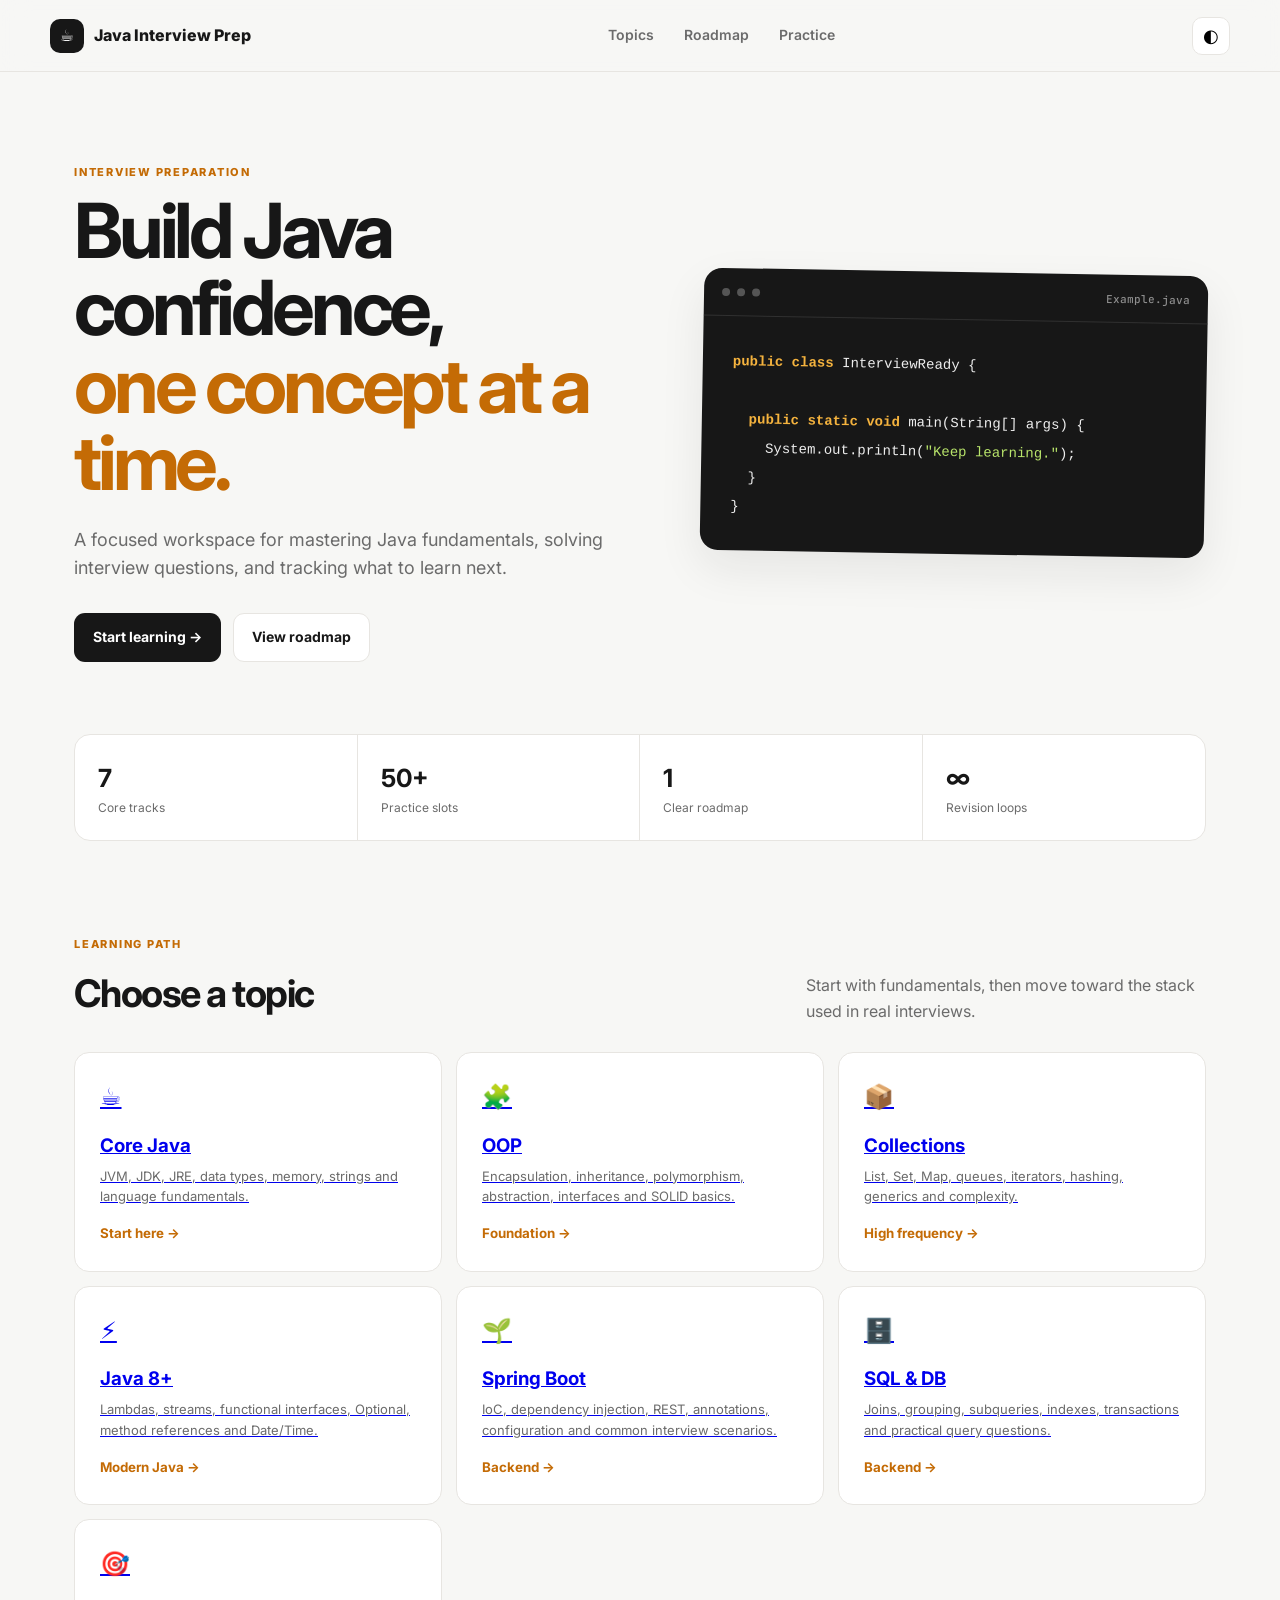
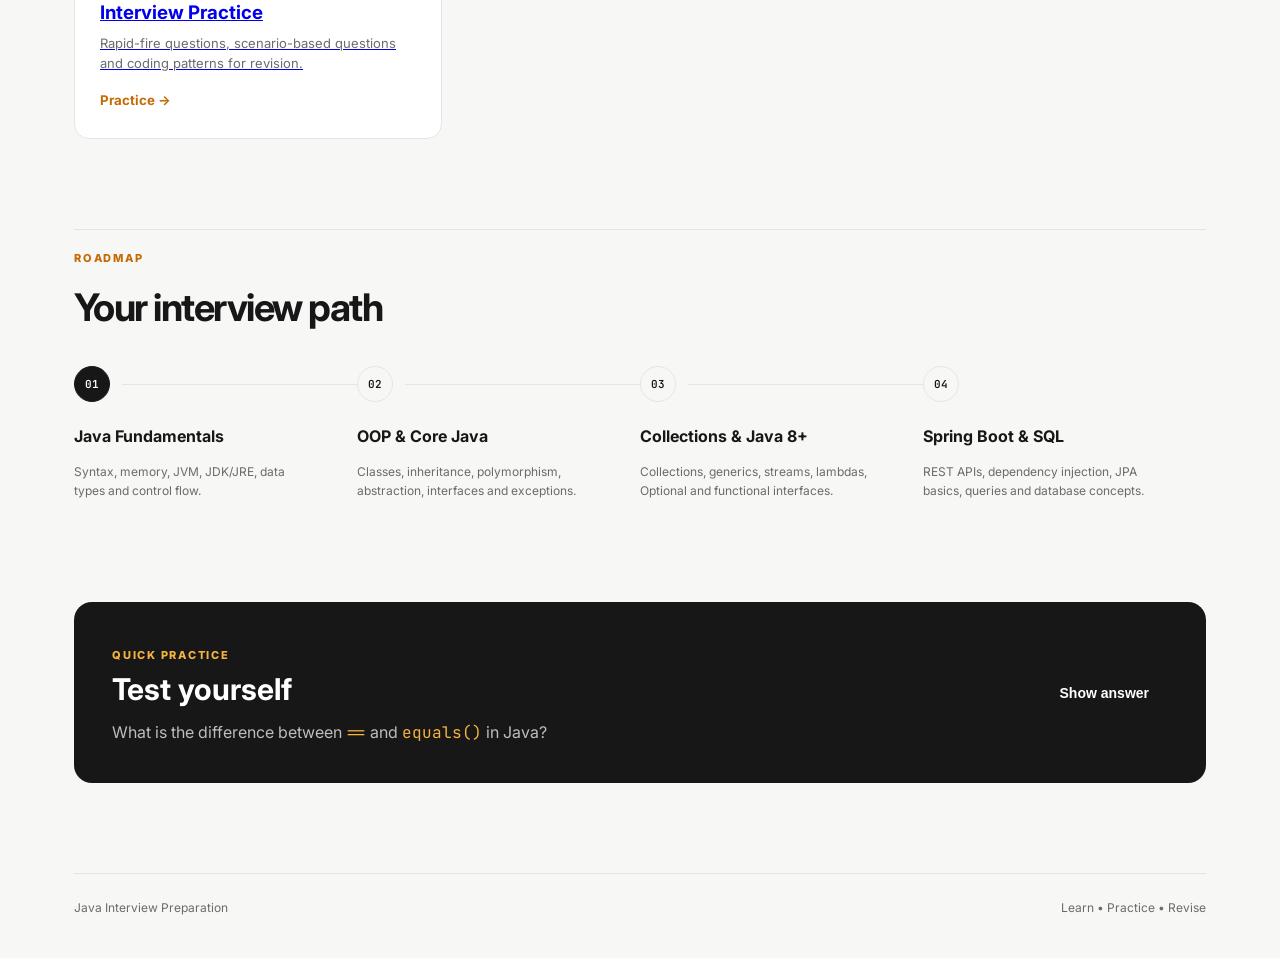
<file: index.html>
<!doctype html>
<html lang="en">
<head>
  <meta charset="UTF-8" />
  <meta name="viewport" content="width=device-width, initial-scale=1.0" />
  <meta name="description" content="Java interview preparation — Core Java, OOP, Collections, Java 8+, Spring Boot, SQL and interview practice." />
  <title>Java Interview Preparation</title>
  <link rel="preconnect" href="https://fonts.googleapis.com">
  <link rel="preconnect" href="https://fonts.gstatic.com" crossorigin>
  <link href="https://fonts.googleapis.com/css2?family=Inter:wght@400;500;600;700;800&family=JetBrains+Mono:wght@500;600&display=swap" rel="stylesheet">
  <link rel="stylesheet" href="styles.css" />
</head>
<body>
  <header class="topbar">
    <a class="brand" href="#top"><span class="brand-mark">☕</span><span>Java Interview Prep</span></a>
    <nav class="nav" aria-label="Primary navigation">
      <a href="#topics">Topics</a><a href="#roadmap">Roadmap</a><a href="#practice">Practice</a>
    </nav>
    <button class="theme-btn" id="themeBtn" aria-label="Toggle theme">◐</button>
  </header>

  <main id="top">
    <section class="hero">
      <div class="hero-copy">
        <p class="eyebrow">INTERVIEW PREPARATION</p>
        <h1>Build Java confidence,<br><span>one concept at a time.</span></h1>
        <p class="hero-text">A focused workspace for mastering Java fundamentals, solving interview questions, and tracking what to learn next.</p>
        <div class="hero-actions"><a class="btn primary" href="#topics">Start learning →</a><a class="btn secondary" href="#roadmap">View roadmap</a></div>
      </div>
      <div class="code-card" aria-label="Java example">
        <div class="window-dots"><i></i><i></i><i></i><span>Example.java</span></div>
        <pre><code><b>public class</b> InterviewReady {

  <b>public static void</b> main(String[] args) {
    System.out.println(<em>"Keep learning."</em>);
  }
}</code></pre>
      </div>
    </section>

    <section class="stats">
      <div><strong>7</strong><span>Core tracks</span></div><div><strong>50+</strong><span>Practice slots</span></div><div><strong>1</strong><span>Clear roadmap</span></div><div><strong>∞</strong><span>Revision loops</span></div>
    </section>

    <section id="topics" class="section">
      <div class="section-heading"><div><p class="eyebrow">LEARNING PATH</p><h2>Choose a topic</h2></div><p>Start with fundamentals, then move toward the stack used in real interviews.</p></div>
      <div class="topic-grid" id="topicGrid"></div>
    </section>

    <section id="roadmap" class="section roadmap-section">
      <div class="section-heading"><div><p class="eyebrow">ROADMAP</p><h2>Your interview path</h2></div></div>
      <div class="roadmap"><div class="road-step active"><span>01</span><div><h3>Java Fundamentals</h3><p>Syntax, memory, JVM, JDK/JRE, data types and control flow.</p></div></div><div class="road-step"><span>02</span><div><h3>OOP & Core Java</h3><p>Classes, inheritance, polymorphism, abstraction, interfaces and exceptions.</p></div></div><div class="road-step"><span>03</span><div><h3>Collections & Java 8+</h3><p>Collections, generics, streams, lambdas, Optional and functional interfaces.</p></div></div><div class="road-step"><span>04</span><div><h3>Spring Boot & SQL</h3><p>REST APIs, dependency injection, JPA basics, queries and database concepts.</p></div></div></div>
    </section>

    <section id="practice" class="section practice-section">
      <div class="practice-card"><div><p class="eyebrow">QUICK PRACTICE</p><h2>Test yourself</h2><p id="question">What is the difference between <code>==</code> and <code>equals()</code> in Java?</p></div><button class="btn primary" id="answerBtn">Show answer</button><p class="answer" id="answer">For objects, <code>==</code> compares references, while <code>equals()</code> is intended to compare logical equality when the class overrides it.</p></div>
    </section>
  </main>

  <footer><span>Java Interview Preparation</span><span>Learn • Practice • Revise</span></footer>
  <script src="script.js"></script>
</body>
</html>
</file>
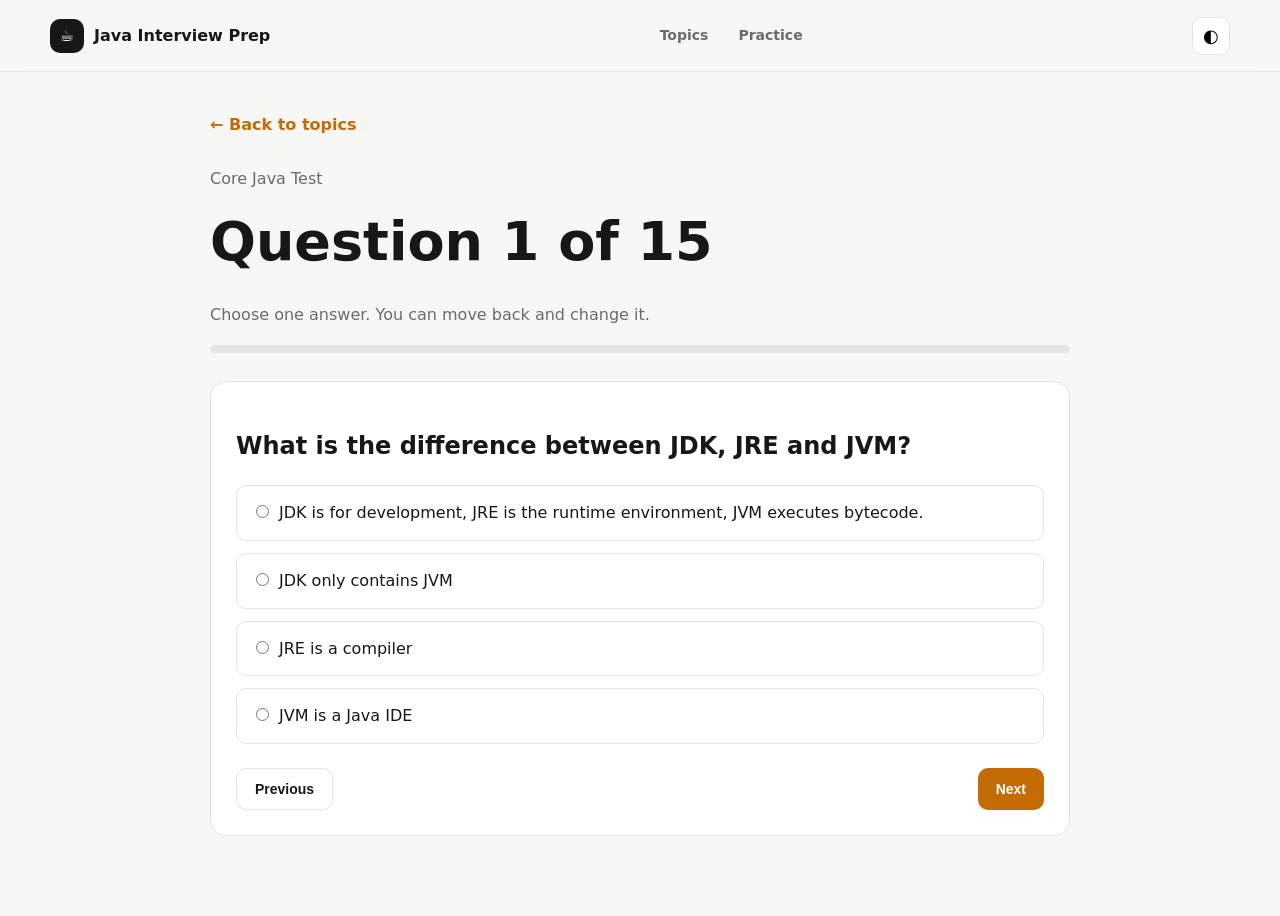
<file: test.html>
<!doctype html>
<html lang="en"><head><meta charset="UTF-8"><meta name="viewport" content="width=device-width,initial-scale=1"><title>Java Test | Interview Prep</title><link rel="stylesheet" href="styles.css"><style>
.test-page{max-width:900px;margin:auto;padding:40px 20px 80px}.back{color:var(--accent-dark);font-weight:700;text-decoration:none}.test-head{margin:28px 0}.test-head h1{font-size:clamp(34px,6vw,54px);margin:8px 0}.muted{color:var(--muted)}.progress{height:8px;background:var(--line);border-radius:99px;overflow:hidden;margin:18px 0 28px}.progress span{display:block;height:100%;background:var(--accent-dark);width:0}.card{background:var(--surface);border:1px solid var(--line);border-radius:16px;padding:25px}.option{display:block;margin:12px 0;padding:14px;border:1px solid var(--line);border-radius:10px;cursor:pointer}.option:hover{border-color:var(--accent-dark)}.option input{margin-right:10px}.buttons{display:flex;justify-content:space-between;gap:10px;margin-top:24px}.btn{border:0;border-radius:10px;padding:12px 18px;font-weight:700;cursor:pointer;background:var(--accent-dark);color:#fff}.btn.secondary{background:transparent;color:var(--text);border:1px solid var(--line)}.result{display:none}.score{font-size:54px;font-weight:800;margin:10px 0}.review{margin-top:18px;padding:18px;border:1px solid var(--line);border-radius:12px}.wrong{border-left:4px solid #d44;padding-left:14px}.right{border-left:4px solid #398a58;padding-left:14px}.explain{color:var(--muted);margin-top:8px}.restart{margin-top:20px}
</style></head><body><header class="topbar"><a class="brand" href="index.html"><span class="brand-mark">☕</span><span>Java Interview Prep</span></a><nav class="nav"><a href="index.html#topics">Topics</a><a href="index.html#practice">Practice</a></nav><button class="theme-btn" id="themeBtn">◐</button></header>
<main class="test-page"><a class="back" href="index.html#topics">← Back to topics</a><div id="quiz"></div></main>
<script>
const BANK={
'core-java':[
['What is the difference between JDK, JRE and JVM?',['JDK is for development, JRE is the runtime environment, JVM executes bytecode.','JDK only contains JVM','JRE is a compiler','JVM is a Java IDE'],0,'JDK provides development tools, JRE provides runtime libraries and JVM executes bytecode.'],
['For objects, what does == compare?',['Logical content','Reference identity','Hash codes','Class names'],1,'For object references, == checks whether two references point to the same object.'],
['Which method is normally used for logical object equality?',['compareTo()','hashCode()','equals()','toString()'],2,'equals() is used for logical equality when the class implements the appropriate contract.'],
['Why should equals() and hashCode() agree?',['For loops','Hash-based collections','Compilation only','Garbage collection'],1,'Equal objects must have equal hash codes so HashMap and HashSet can locate them correctly.'],
['Is Java pass-by-reference?',['Yes','Only for objects','Only for arrays','No, Java is pass-by-value'],3,'Java always passes arguments by value. For objects, the value copied is a reference.'],
['Which type is mutable?',['String','StringBuilder','Integer','LocalDate'],1,'StringBuilder is mutable; String is immutable.'],
['What does final on a class mean?',['Cannot create objects','Cannot extend the class','Cannot call methods','Cannot have fields'],1,'A final class cannot be subclassed.'],
['What happens if a method is overloaded?',['Resolved at compile time','Always runtime','Never compiled','Only JVM decides after execution'],0,'Overload resolution is performed at compile time based on the method signature and applicable arguments.'],
['Which keyword calls a parent constructor?',['this','parent','super','base'],2,'super() invokes the immediate superclass constructor.'],
['What is try-with-resources used for?',['Loops','Automatic resource closing','Thread creation','Object cloning'],1,'Resources implementing AutoCloseable are automatically closed at the end of the try statement.'],
['Which is a checked exception?',['NullPointerException','ArithmeticException','IOException','IllegalArgumentException'],2,'IOException is checked; RuntimeException subclasses such as NullPointerException are unchecked.'],
['Which collection concept depends on equals and hashCode?',['HashMap keys','Array indexing','for loops','StringBuilder'],0,'HashMap and HashSet rely on hashing and equality contracts.'],
['What does Comparable provide?',['A natural ordering','Database connection','Thread synchronization','Serialization only'],0,'Comparable defines natural ordering through compareTo().'],
['What does a final reference mean?',['The object is immutable','The reference cannot be reassigned','The object cannot be garbage collected','The class is final'],1,'The reference cannot point to another object, but the referenced object may still be mutable.'],
['What is garbage collection?',['Manual memory free','Automatic reclamation of unreachable objects','Database cleanup','Compilation'],1,'The JVM automatically reclaims memory occupied by objects that are no longer reachable.'] ],
'oop':[
['What are the four pillars of OOP?',['Encapsulation, inheritance, polymorphism, abstraction','Classes, methods, loops, arrays','JDK, JRE, JVM, GC','List, Set, Map, Queue'],0,'The four commonly cited pillars are encapsulation, inheritance, polymorphism and abstraction.'],
['What does encapsulation focus on?',['Hiding and controlling internal state','Creating multiple JVMs','Sorting arrays','Compiling code'],0,'Encapsulation protects internal state and exposes controlled operations.'],
['Which keyword is used for class inheritance?',['implements','extends','inherits','super'],1,'A class extends another class.'],
['Can a Java class extend two classes?',['Yes','Only if both are abstract','No','Only with final'],2,'Java supports single inheritance for classes.'],
['Can a class implement multiple interfaces?',['No','Yes','Only two','Only if interfaces are empty'],1,'A class can implement multiple interfaces.'],
['Which is runtime polymorphism?',['Method overriding','Variable declaration','Method overloading','Constructor overloading'],0,'Overridden instance methods are dynamically dispatched at runtime.'],
['Can return type alone overload a method?',['Yes','No','Only with static','Only in interfaces'],1,'A method signature cannot be distinguished by return type alone.'],
['Can static methods be overridden?',['Yes','No, they are hidden','Only if final','Only in abstract classes'],1,'Static methods belong to the class and are hidden rather than overridden.'],
['Can private methods be overridden?',['Yes','No','Only by interfaces','Only with super'],1,'Private methods are not inherited, so they cannot be overridden.'],
['Can an abstract class have a constructor?',['Yes','No','Only private','Only static'],0,'Abstract classes can define constructors, which execute during subclass construction.'],
['Can an interface have default methods?',['No','Yes','Only before Java 8','Only with constructors'],1,'Java 8 introduced default and static interface methods; later Java versions also allow private interface methods.'],
['What does composition represent?',['Has-a relationship','Is-a relationship only','Compilation','Overloading'],0,'Composition models an object using or owning another object.'],
['What is the diamond problem?',['Memory leak','Ambiguity from multiple inheritance','A SQL error','A constructor error'],1,'It describes ambiguity when multiple parents provide conflicting inherited behavior.'],
['What is abstraction?',['Exposing only essential behavior','Making all fields public','Avoiding classes','Using only primitives'],0,'Abstraction hides unnecessary implementation detail behind a simpler contract.'],
['What does Liskov Substitution mean?',['Subtypes should be usable where the base type is expected','Every class must be final','All methods must be static','Every object needs an interface'],0,'A valid subtype should preserve the expectations of clients using the base type.'] ]};
const topic=new URLSearchParams(location.search).get('topic')==='oop'?'oop':'core-java';const questions=BANK[topic];const title=topic==='oop'?'OOP':'Core Java';let index=0,answers=Array(questions.length).fill(null);
const quiz=document.querySelector('#quiz');
function render(){const q=questions[index];quiz.innerHTML=`<div class="test-head"><span class="muted">${title} Test</span><h1>Question ${index+1} of ${questions.length}</h1><p class="muted">Choose one answer. You can move back and change it.</p><div class="progress"><span style="width:${(index/questions.length)*100}%"></span></div></div><section class="card"><h2>${q[0]}</h2>${q[1].map((o,i)=>`<label class="option"><input type="radio" name="answer" value="${i}" ${answers[index]===i?'checked':''}>${o}</label>`).join('')}<div class="buttons"><button class="btn secondary" id="prev" ${index===0?'disabled':''}>Previous</button><button class="btn" id="next">${index===questions.length-1?'Submit Test':'Next'}</button></div></section>`;document.querySelector('#prev').onclick=()=>{save();if(index>0){index--;render()}};document.querySelector('#next').onclick=()=>{if(!save()){alert('Please select an answer.');return}if(index<questions.length-1){index++;render()}else{showResult()}}}
function save(){const selected=document.querySelector('input[name="answer"]:checked');if(!selected)return false;answers[index]=Number(selected.value);return true}
function showResult(){let score=0;answers.forEach((a,i)=>{if(a===questions[i][2])score++});let html=`<section class="card result" style="display:block"><p class="muted">${title} Test Complete</p><div class="score">${score} / ${questions.length}</div><h2>${Math.round(score/questions.length*100)}%</h2><p class="muted">Correct: ${score} &nbsp; | &nbsp; Wrong: ${questions.length-score}</p><div id="reviews">`;questions.forEach((q,i)=>{const ok=answers[i]===q[2];html+=`<div class="review ${ok?'right':'wrong'}"><strong>${i+1}. ${q[0]}</strong><p>Your answer: <b>${answers[i]===null?'Not answered':q[1][answers[i]]}</b></p><p>Correct answer: <b>${q[1][q[2]]}</b></p><p class="explain">${q[3]}</p></div>`});html+=`</div><button class="btn restart" onclick="location.reload()">Retake Test</button></section>`;quiz.innerHTML=html}
const themeBtn=document.querySelector('#themeBtn');if(localStorage.getItem('theme')==='dark'){document.body.classList.add('dark');themeBtn.textContent='☀'}themeBtn.onclick=()=>{document.body.classList.toggle('dark');const d=document.body.classList.contains('dark');themeBtn.textContent=d?'☀':'◐';localStorage.setItem('theme',d?'dark':'light')};render();
</script></body></html>
</file>
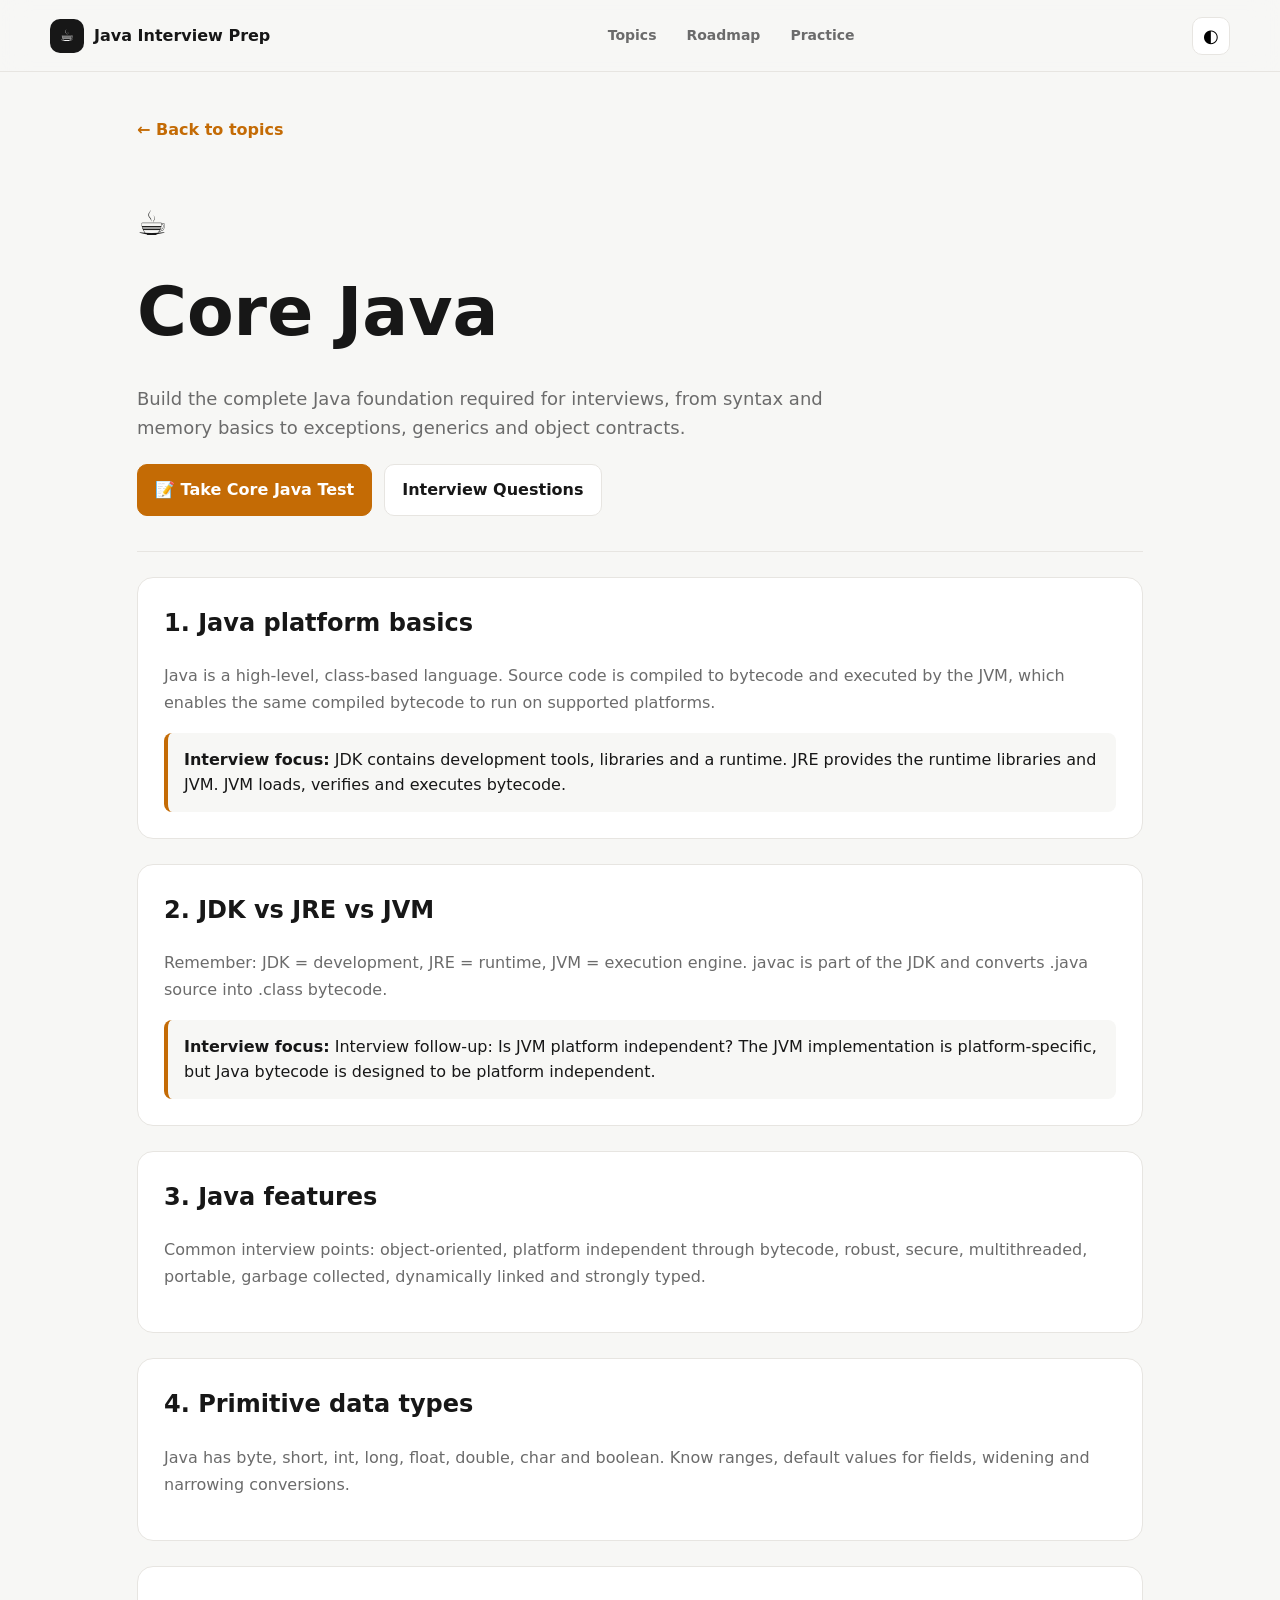
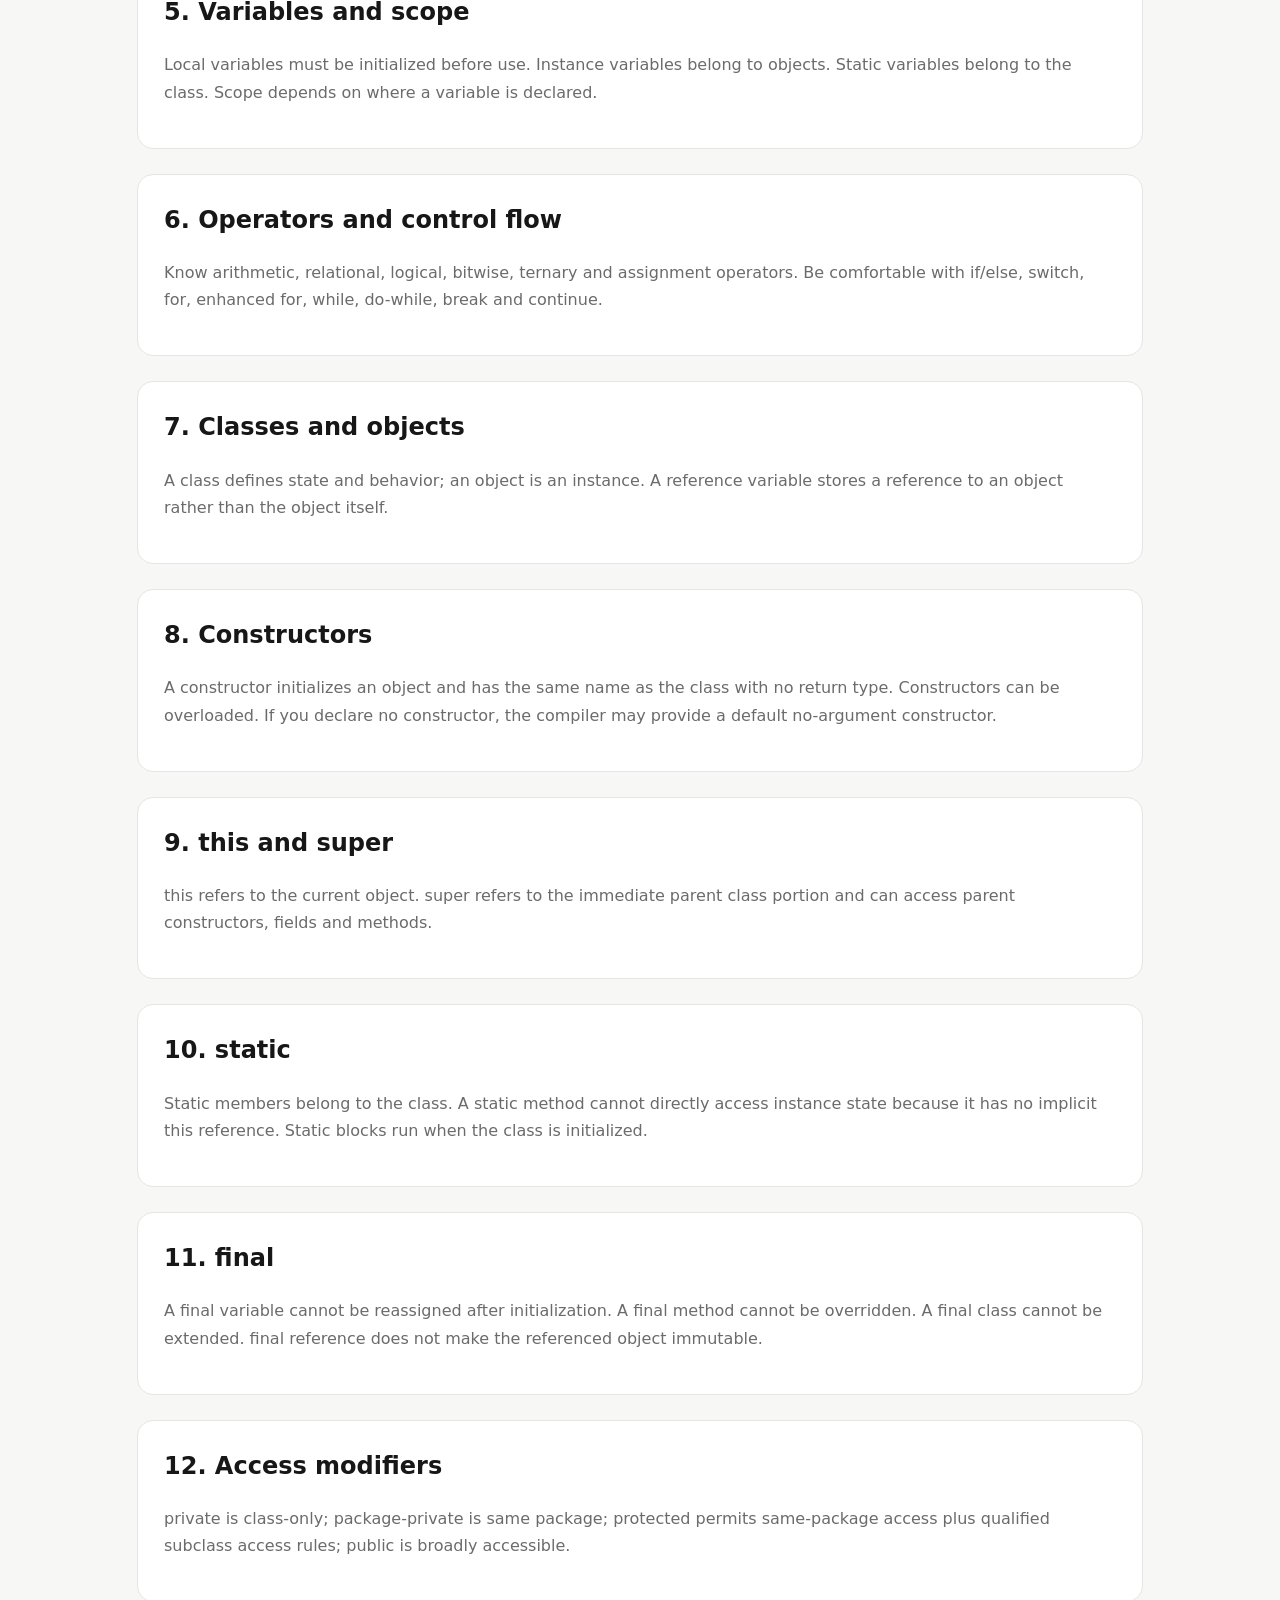
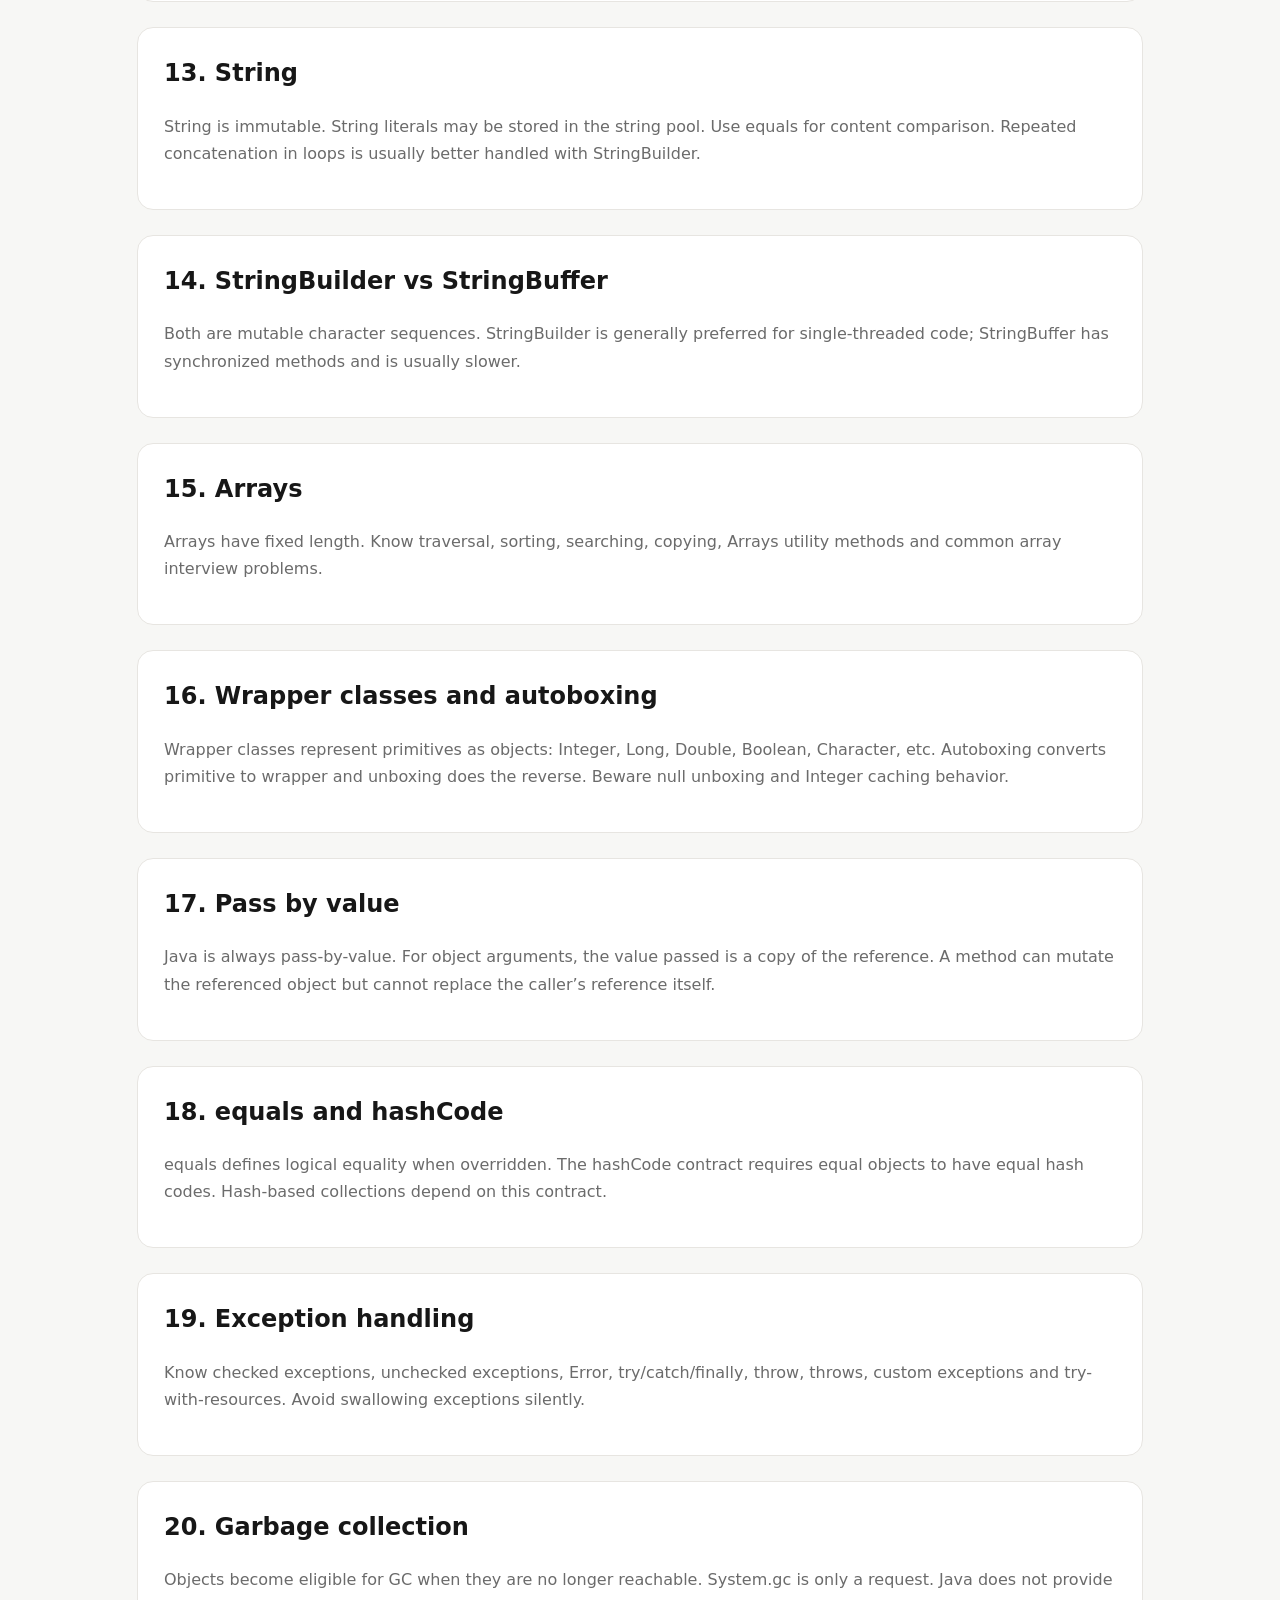
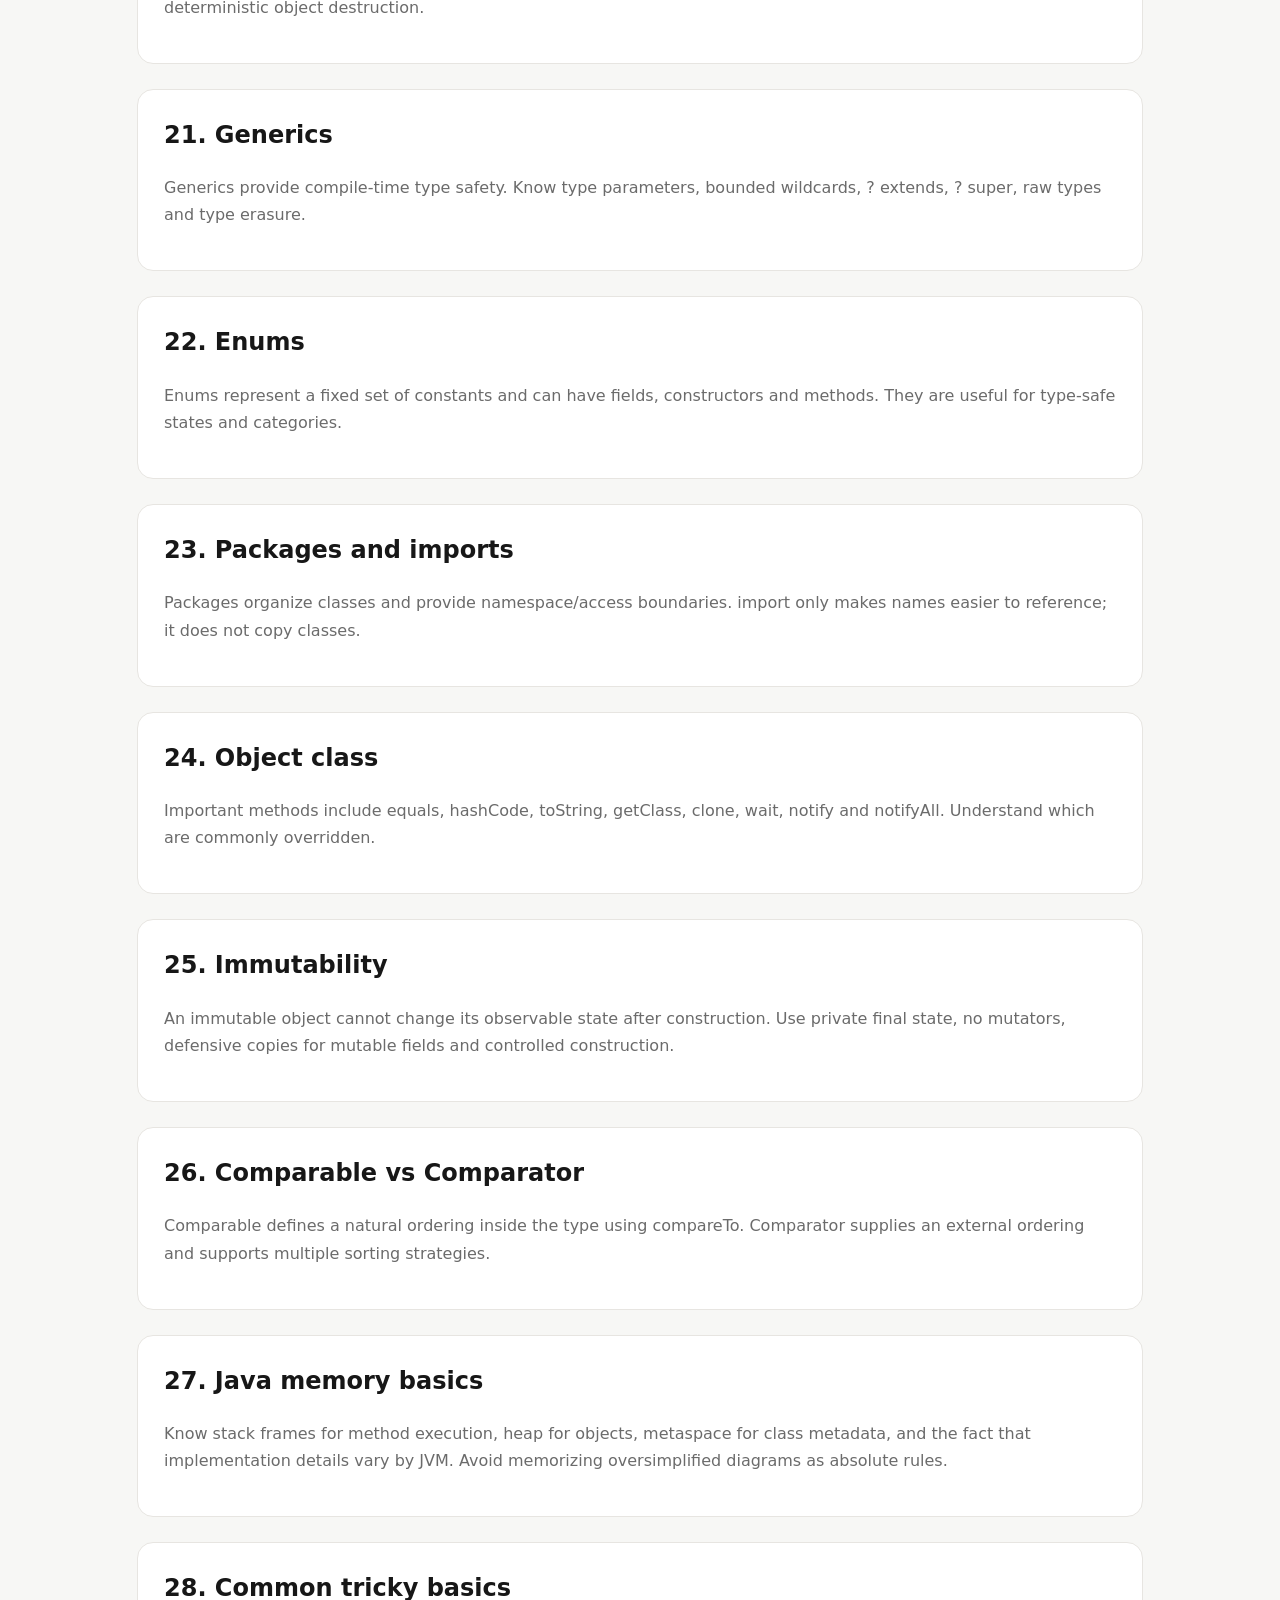
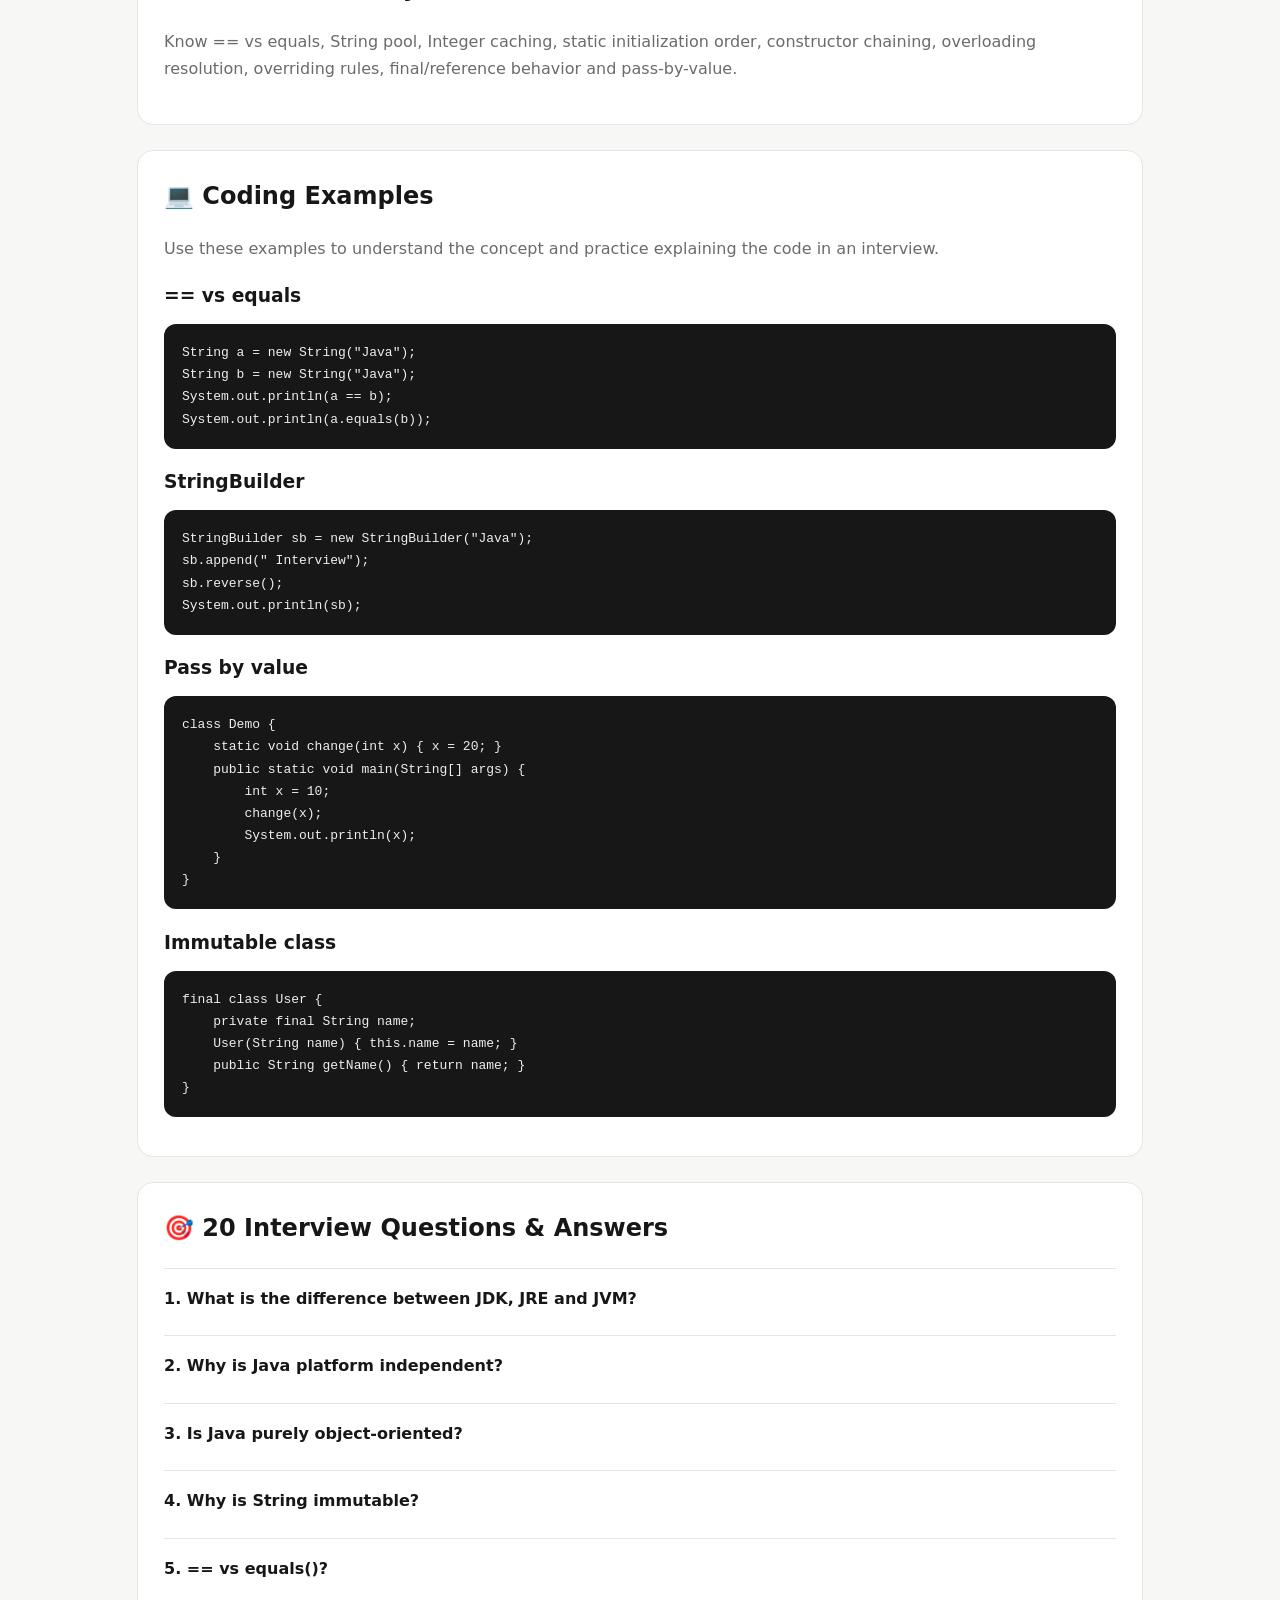
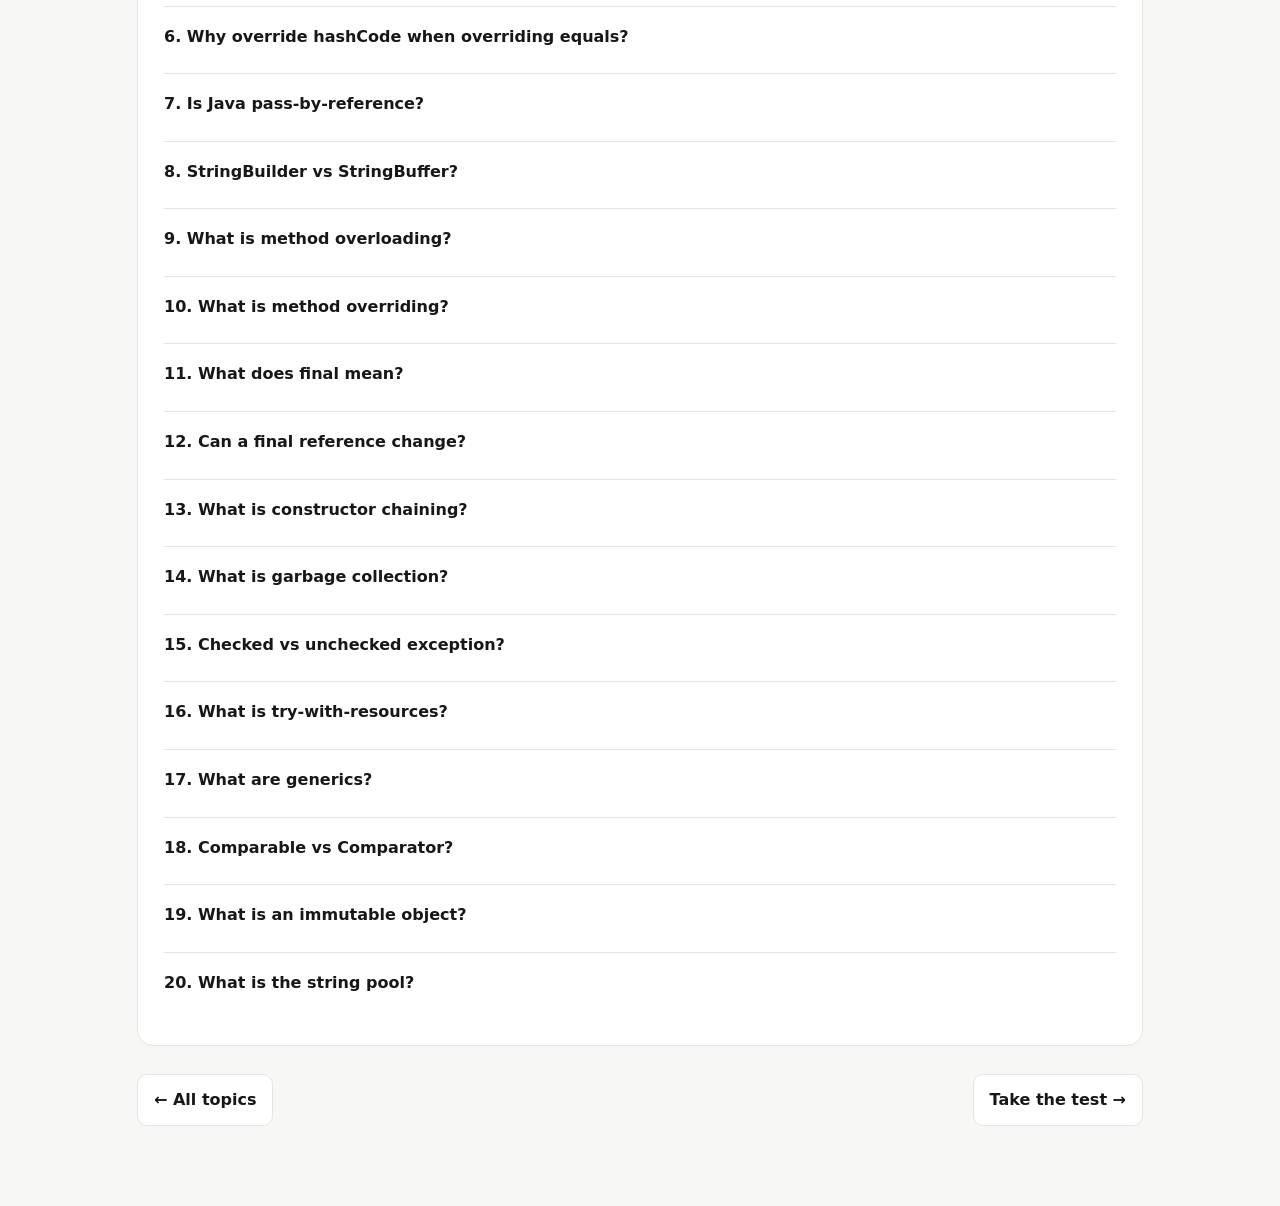
<file: topic.html>
<!doctype html>
<html lang="en">
<head>
<meta charset="UTF-8"><meta name="viewport" content="width=device-width,initial-scale=1"><title>Java Interview Prep</title>
<link rel="stylesheet" href="styles.css"><style>
.topic-page{max-width:1050px;margin:auto;padding:45px 22px 80px}.back{display:inline-block;margin-bottom:25px;color:var(--accent-dark);font-weight:700;text-decoration:none}.topic-hero{padding:28px 0 35px;border-bottom:1px solid var(--line)}.topic-hero h1{font-size:clamp(40px,7vw,68px);margin:8px 0 12px}.topic-hero p{color:var(--muted);font-size:18px;max-width:760px}.actions{display:flex;gap:12px;flex-wrap:wrap;margin-top:22px}.actions a{padding:12px 17px;border-radius:10px;text-decoration:none;font-weight:700;border:1px solid var(--line);background:var(--surface);color:var(--text)}.actions .primary{background:var(--accent-dark);color:white;border-color:var(--accent-dark)}.lesson{margin-top:25px;padding:26px;background:var(--surface);border:1px solid var(--line);border-radius:16px}.lesson h2{margin-top:0}.lesson h3{margin-bottom:6px}.lesson p,.lesson li{color:var(--muted);line-height:1.7}.lesson pre{background:var(--code);color:#eee;border-radius:12px;padding:18px;overflow:auto;font:500 13px/1.7 monospace}.qa{padding:17px 0;border-top:1px solid var(--line)}.qa:first-child{border-top:0}.qa strong{display:block;color:var(--text);margin-bottom:7px}.qa .answer{color:var(--muted)}.tip{padding:14px 16px;border-left:4px solid var(--accent-dark);background:var(--bg);border-radius:8px;margin-top:15px}.topic-nav{display:flex;justify-content:space-between;margin-top:28px;gap:12px}.topic-nav a{padding:12px 16px;border:1px solid var(--line);border-radius:10px;text-decoration:none;color:var(--text);background:var(--surface);font-weight:700}@media(max-width:600px){.topic-page{padding-top:30px}.lesson{padding:20px}.topic-nav{flex-direction:column}}
</style></head>
<body>
<header class="topbar"><a class="brand" href="index.html"><span class="brand-mark">☕</span><span>Java Interview Prep</span></a><nav class="nav"><a href="index.html#topics">Topics</a><a href="index.html#roadmap">Roadmap</a><a href="index.html#practice">Practice</a></nav><button class="theme-btn" id="themeBtn">◐</button></header>
<main class="topic-page" id="content"></main>
<script>
const CORE=[
['Java platform basics','Java is a high-level, class-based language. Source code is compiled to bytecode and executed by the JVM, which enables the same compiled bytecode to run on supported platforms.','JDK contains development tools, libraries and a runtime. JRE provides the runtime libraries and JVM. JVM loads, verifies and executes bytecode.'],
['JDK vs JRE vs JVM','Remember: JDK = development, JRE = runtime, JVM = execution engine. javac is part of the JDK and converts .java source into .class bytecode.','Interview follow-up: Is JVM platform independent? The JVM implementation is platform-specific, but Java bytecode is designed to be platform independent.'],
['Java features','Common interview points: object-oriented, platform independent through bytecode, robust, secure, multithreaded, portable, garbage collected, dynamically linked and strongly typed.'],
['Primitive data types','Java has byte, short, int, long, float, double, char and boolean. Know ranges, default values for fields, widening and narrowing conversions.'],
['Variables and scope','Local variables must be initialized before use. Instance variables belong to objects. Static variables belong to the class. Scope depends on where a variable is declared.'],
['Operators and control flow','Know arithmetic, relational, logical, bitwise, ternary and assignment operators. Be comfortable with if/else, switch, for, enhanced for, while, do-while, break and continue.'],
['Classes and objects','A class defines state and behavior; an object is an instance. A reference variable stores a reference to an object rather than the object itself.'],
['Constructors','A constructor initializes an object and has the same name as the class with no return type. Constructors can be overloaded. If you declare no constructor, the compiler may provide a default no-argument constructor.'],
['this and super','this refers to the current object. super refers to the immediate parent class portion and can access parent constructors, fields and methods.'],
['static','Static members belong to the class. A static method cannot directly access instance state because it has no implicit this reference. Static blocks run when the class is initialized.'],
['final','A final variable cannot be reassigned after initialization. A final method cannot be overridden. A final class cannot be extended. final reference does not make the referenced object immutable.'],
['Access modifiers','private is class-only; package-private is same package; protected permits same-package access plus qualified subclass access rules; public is broadly accessible.'],
['String','String is immutable. String literals may be stored in the string pool. Use equals for content comparison. Repeated concatenation in loops is usually better handled with StringBuilder.'],
['StringBuilder vs StringBuffer','Both are mutable character sequences. StringBuilder is generally preferred for single-threaded code; StringBuffer has synchronized methods and is usually slower.'],
['Arrays','Arrays have fixed length. Know traversal, sorting, searching, copying, Arrays utility methods and common array interview problems.'],
['Wrapper classes and autoboxing','Wrapper classes represent primitives as objects: Integer, Long, Double, Boolean, Character, etc. Autoboxing converts primitive to wrapper and unboxing does the reverse. Beware null unboxing and Integer caching behavior.'],
['Pass by value','Java is always pass-by-value. For object arguments, the value passed is a copy of the reference. A method can mutate the referenced object but cannot replace the caller’s reference itself.'],
['equals and hashCode','equals defines logical equality when overridden. The hashCode contract requires equal objects to have equal hash codes. Hash-based collections depend on this contract.'],
['Exception handling','Know checked exceptions, unchecked exceptions, Error, try/catch/finally, throw, throws, custom exceptions and try-with-resources. Avoid swallowing exceptions silently.'],
['Garbage collection','Objects become eligible for GC when they are no longer reachable. System.gc is only a request. Java does not provide deterministic object destruction.'],
['Generics','Generics provide compile-time type safety. Know type parameters, bounded wildcards, ? extends, ? super, raw types and type erasure.'],
['Enums','Enums represent a fixed set of constants and can have fields, constructors and methods. They are useful for type-safe states and categories.'],
['Packages and imports','Packages organize classes and provide namespace/access boundaries. import only makes names easier to reference; it does not copy classes.'],
['Object class','Important methods include equals, hashCode, toString, getClass, clone, wait, notify and notifyAll. Understand which are commonly overridden.'],
['Immutability','An immutable object cannot change its observable state after construction. Use private final state, no mutators, defensive copies for mutable fields and controlled construction.'],
['Comparable vs Comparator','Comparable defines a natural ordering inside the type using compareTo. Comparator supplies an external ordering and supports multiple sorting strategies.'],
['Java memory basics','Know stack frames for method execution, heap for objects, metaspace for class metadata, and the fact that implementation details vary by JVM. Avoid memorizing oversimplified diagrams as absolute rules.'],
['Common tricky basics','Know == vs equals, String pool, Integer caching, static initialization order, constructor chaining, overloading resolution, overriding rules, final/reference behavior and pass-by-value.']
];
const OOP=[
['What is OOP?','Object-oriented programming organizes software around objects that combine state and behavior. Java uses classes, objects, inheritance, interfaces and composition to model systems.'],
['Four pillars','Encapsulation controls access to state; inheritance reuses and specializes behavior; polymorphism lets a common type represent different implementations; abstraction exposes essential behavior while hiding implementation details.'],
['Encapsulation','Use private state and controlled methods. Good encapsulation is more than getters/setters: methods can enforce invariants and prevent invalid state.'],
['Inheritance','Use extends for class inheritance. Java supports single inheritance of classes. Inheritance represents an is-a relationship and should be used when substitutability makes sense.'],
['Types of inheritance','Common forms are single, multilevel and hierarchical. Multiple inheritance of classes is not supported. Multiple interfaces can be implemented.'],
['Polymorphism','Compile-time polymorphism is commonly associated with overloading. Runtime polymorphism occurs when an overridden instance method is selected using the actual object type.'],
['Method overloading','Same method name with different parameter lists. Return type alone cannot distinguish overloads. Resolution happens at compile time.'],
['Method overriding','A subclass provides a compatible implementation of an inherited instance method. Visibility cannot be reduced. Static methods are hidden, not overridden.'],
['Dynamic method dispatch','For an overridden instance method, the JVM dispatches to the implementation belonging to the runtime object, even when the reference type is the parent.'],
['Abstraction','Expose what a component does while hiding unnecessary implementation detail. Java uses interfaces and abstract classes to model abstraction.'],
['Abstract class','Can have constructors, instance state, concrete methods and abstract methods. A class can extend only one class.'],
['Interface','Defines a contract/type that classes can implement. Modern Java interfaces may have abstract, default, static and private methods, but no constructors and no ordinary instance fields.'],
['Abstract class vs interface','Choose an abstract class when shared state or partial implementation belongs in a common base. Choose an interface for a contract/capability that can be implemented by otherwise unrelated classes.'],
['Multiple interfaces and diamond problem','A class can implement multiple interfaces. If inherited default methods conflict, the class must resolve the conflict explicitly. Java avoids multiple class inheritance.'],
['Composition vs inheritance','Composition is a has-a relationship where an object delegates to or contains other objects. It is often more flexible than deep inheritance hierarchies.'],
['Association, aggregation, composition','Association is a general relationship. Aggregation is a weaker whole-part relationship with independent lifecycles. Composition is stronger ownership with lifecycle dependency.'],
['IS-A vs HAS-A','Dog IS-A Animal suggests inheritance. Car HAS-A Engine suggests composition. Use these as modeling hints, not rigid rules.'],
['Constructors in inheritance','Constructors are not inherited. A subclass constructor invokes a superclass constructor directly or implicitly. Constructor execution proceeds from the parent constructor toward the child constructor.'],
['this vs super','this accesses the current class object or constructor; super accesses the immediate parent implementation/constructor. this() and super() must be the first constructor statement.'],
['Access control and overriding','An overriding method cannot be more restrictive than the parent method. A private method is not overridden because it is not inherited.'],
['final and inheritance','A final class cannot be extended. A final method cannot be overridden. A final reference can still refer to a mutable object whose internal state changes.'],
['Object class and OOP','Every Java class ultimately derives from Object. toString, equals and hashCode are important object contracts and are commonly overridden.'],
['equals and identity','== checks primitive values or reference identity. equals is intended for logical equality when a class implements the appropriate contract.'],
['SOLID basics','Single Responsibility, Open/Closed, Liskov Substitution, Interface Segregation and Dependency Inversion are design principles used to keep OOP systems maintainable.'],
['Liskov Substitution Principle','A subtype should be usable wherever its base type is expected without breaking the client’s valid assumptions.'],
['Dependency inversion','High-level policy should depend on abstractions rather than concrete low-level implementations. Dependency injection is one practical technique that supports this principle.'],
['Encapsulation vs abstraction','Encapsulation focuses on controlling and protecting state/implementation boundaries. Abstraction focuses on exposing essential behavior while hiding unnecessary details.'],
['Coupling and cohesion','Low coupling reduces dependencies between components. High cohesion keeps related responsibilities together. Good OOP design usually aims for both.']
];
const CODE={
core:[['== vs equals','String a = new String("Java");\nString b = new String("Java");\nSystem.out.println(a == b);\nSystem.out.println(a.equals(b));'],['StringBuilder','StringBuilder sb = new StringBuilder("Java");\nsb.append(" Interview");\nsb.reverse();\nSystem.out.println(sb);'],['Pass by value','class Demo {\n    static void change(int x) { x = 20; }\n    public static void main(String[] args) {\n        int x = 10;\n        change(x);\n        System.out.println(x);\n    }\n}'],['Immutable class','final class User {\n    private final String name;\n    User(String name) { this.name = name; }\n    public String getName() { return name; }\n}']],
oop:[['Runtime polymorphism','class Animal {\n    void sound() { System.out.println("Animal"); }\n}\nclass Dog extends Animal {\n    @Override\n    void sound() { System.out.println("Bark"); }\n}\nAnimal a = new Dog();\na.sound();'],['Encapsulation','class BankAccount {\n    private double balance;\n\n    public void deposit(double amount) {\n        if (amount > 0) balance += amount;\n    }\n\n    public double getBalance() { return balance; }\n}'],['Interface','interface Payment {\n    void pay(double amount);\n}\nclass UpiPayment implements Payment {\n    public void pay(double amount) {\n        System.out.println("Paid: " + amount);\n    }\n}'],['Composition','class Engine {\n    void start() { System.out.println("Engine started"); }\n}\nclass Car {\n    private final Engine engine = new Engine();\n    void start() { engine.start(); }\n}']]
};
const QUESTIONS={
core:[['What is the difference between JDK, JRE and JVM?','JDK is for development, JRE provides runtime libraries and JVM executes bytecode.'],['Why is Java platform independent?','Java source is compiled to platform-independent bytecode, which runs on a JVM implementation for the target platform.'],['Is Java purely object-oriented?','No. Java has primitive types and supports static members, so not everything is an object.'],['Why is String immutable?','Immutability supports safe sharing, string pooling, stable hashing and thread-friendly read-only behavior.'],['== vs equals()?','For references, == checks identity; equals is for logical equality when properly overridden.'],['Why override hashCode when overriding equals?','Equal objects must have equal hash codes for hash-based collections to work correctly.'],['Is Java pass-by-reference?','No. Java is pass-by-value. For objects, the copied value is a reference.'],['StringBuilder vs StringBuffer?','Both are mutable. StringBuilder is generally preferred when synchronization is not required; StringBuffer methods are synchronized.'],['What is method overloading?','Same method name with different parameter lists; resolution is at compile time.'],['What is method overriding?','A subclass provides a compatible implementation of an inherited instance method; dispatch occurs at runtime.'],['What does final mean?','A final variable cannot be reassigned, a final method cannot be overridden and a final class cannot be extended.'],['Can a final reference change?','The reference cannot point to another object, but the referenced mutable object can change.'],['What is constructor chaining?','One constructor invokes another constructor using this() or a parent constructor using super().'],['What is garbage collection?','Automatic reclamation of unreachable objects; the JVM decides when and how collection occurs.'],['Checked vs unchecked exception?','Checked exceptions are generally enforced by the compiler; unchecked exceptions derive from RuntimeException.'],['What is try-with-resources?','A construct that automatically closes AutoCloseable resources after the try block.'],['What are generics?','Compile-time type parameters that improve type safety and reduce casts.'],['Comparable vs Comparator?','Comparable defines natural ordering in the type; Comparator defines external/custom ordering.'],['What is an immutable object?','An object whose observable state cannot change after construction.'],['What is the string pool?','A JVM-managed pool of canonical String instances used to reduce duplicate immutable String objects.']],
oop:[['What are the four pillars of OOP?','Encapsulation, inheritance, polymorphism and abstraction.'],['What is encapsulation?','Combining state and behavior while controlling direct access to internal state.'],['What is inheritance?','A subclass derives from a superclass using extends, forming an is-a relationship.'],['Does Java support multiple inheritance?','A class cannot extend multiple classes, but it can implement multiple interfaces.'],['What is polymorphism?','A common type can represent different concrete implementations; overriding enables runtime polymorphism.'],['Overloading vs overriding?','Overloading changes parameters and is compile-time; overriding replaces inherited instance behavior and is runtime.'],['What is abstraction?','Exposing essential behavior while hiding implementation details.'],['Abstract class vs interface?','Abstract classes can hold instance state and constructors; interfaces define contracts and support multiple implementation.'],['Can an interface have method implementations?','Yes. Modern Java interfaces can have default, static and private method implementations.'],['Can an abstract class have a constructor?','Yes. Its constructor runs as part of subclass construction.'],['Are constructors inherited?','No. A subclass constructor invokes a superclass constructor, but constructors themselves are not inherited.'],['What is dynamic method dispatch?','Runtime selection of an overridden instance method based on the actual object type.'],['What is composition?','A has-a relationship where a class uses/owns another object, often favoring flexible design over deep inheritance.'],['What is the diamond problem?','Ambiguity that can occur with multiple inheritance when two parents provide conflicting implementations. Java avoids multiple class inheritance.'],['What is IS-A vs HAS-A?','IS-A suggests inheritance; HAS-A suggests composition/association.'],['What is Liskov Substitution Principle?','Subtypes should be usable wherever the base type is expected without violating valid client assumptions.'],['What is tight coupling?','A design where components depend heavily on concrete details, making change and testing harder.'],['What is high cohesion?','A component has closely related responsibilities rather than unrelated responsibilities.'],['Can static methods be overridden?','No. Static methods are hidden when a subclass declares a method with the same signature.'],['Can private methods be overridden?','No. Private methods are not inherited and therefore cannot be overridden.']]
};
const key=new URLSearchParams(location.search).get('topic')||'core-java';
const isOop=key==='oop'; const title=isOop?'OOP':'Core Java'; const list=isOop?OOP:CORE; const q=isOop?QUESTIONS.oop:QUESTIONS.core; const code=isOop?CODE.oop:CODE.core;
document.title=title+' | Java Interview Prep';
const esc=s=>String(s).replaceAll('&','&amp;').replaceAll('<','&lt;').replaceAll('>','&gt;');
let html=`<a class="back" href="index.html#topics">← Back to topics</a><section class="topic-hero"><div style="font-size:34px">${isOop?'🧩':'☕'}</div><h1>${title}</h1><p>${isOop?'Master the four pillars, class design, inheritance, polymorphism, abstraction and OOP design principles.':'Build the complete Java foundation required for interviews, from syntax and memory basics to exceptions, generics and object contracts.'}</p><div class="actions"><a class="primary" href="test.html?topic=${key}">📝 Take ${title} Test</a><a href="#questions">Interview Questions</a></div></section>`;
list.forEach((s,i)=>{html+=`<section class="lesson"><h2>${i+1}. ${esc(s[0])}</h2><p>${esc(s[1])}</p>${s[2]?`<div class="tip"><strong>Interview focus:</strong> ${esc(s[2])}</div>`:''}</section>`});
html+=`<section class="lesson"><h2>💻 Coding Examples</h2><p>Use these examples to understand the concept and practice explaining the code in an interview.</p>`;
code.forEach(c=>html+=`<h3>${esc(c[0])}</h3><pre><code>${esc(c[1])}</code></pre>`); html+=`</section><section class="lesson" id="questions"><h2>🎯 ${q.length} Interview Questions & Answers</h2>`;
q.forEach((x,i)=>html+=`<div class="qa"><strong>${i+1}. ${esc(x[0])}</strong><div class="answer">${esc(x[1])}</div></div>`);
html+=`</section><div class="topic-nav"><a href="index.html#topics">← All topics</a><a href="test.html?topic=${key}">Take the test →</a></div>`;
document.querySelector('#content').innerHTML=html;
const themeBtn=document.querySelector('#themeBtn'); if(localStorage.getItem('theme')==='dark'){document.body.classList.add('dark');themeBtn.textContent='☀'} themeBtn.onclick=()=>{document.body.classList.toggle('dark');const d=document.body.classList.contains('dark');themeBtn.textContent=d?'☀':'◐';localStorage.setItem('theme',d?'dark':'light')};
</script></body></html>
</file>
<file: styles.css>
:root{--bg:#f7f7f5;--surface:#fff;--text:#171717;--muted:#6b6b6b;--line:#e7e5e1;--accent:#f59e0b;--accent-dark:#c46b05;--code:#171717;--shadow:0 18px 45px rgba(20,20,20,.08)}*{box-sizing:border-box}html{scroll-behavior:smooth}body{margin:0;background:var(--bg);color:var(--text);font-family:Inter,system-ui,sans-serif;line-height:1.6;transition:.2s}.topbar{height:72px;padding:0 max(24px,calc((100% - 1180px)/2));display:flex;align-items:center;justify-content:space-between;border-bottom:1px solid var(--line);background:rgba(247,247,245,.9);backdrop-filter:blur(14px);position:sticky;top:0;z-index:10}.brand{display:flex;gap:10px;align-items:center;color:var(--text);text-decoration:none;font-weight:800}.brand-mark{display:grid;place-items:center;width:34px;height:34px;border-radius:10px;background:#171717;color:#fff}.nav{display:flex;gap:30px}.nav a{color:var(--muted);text-decoration:none;font-size:14px;font-weight:600}.nav a:hover{color:var(--text)}.theme-btn{border:1px solid var(--line);background:var(--surface);width:38px;height:38px;border-radius:10px;cursor:pointer;font-size:18px}.hero{max-width:1180px;margin:auto;padding:92px 24px 72px;display:grid;grid-template-columns:1.05fr .95fr;gap:70px;align-items:center}.eyebrow{margin:0 0 10px;color:var(--accent-dark);font-size:11px;letter-spacing:.16em;font-weight:800}.hero h1{font-size:clamp(44px,6vw,76px);line-height:1.02;letter-spacing:-.055em;margin:0}.hero h1 span{color:var(--accent-dark)}.hero-text{max-width:590px;color:var(--muted);font-size:18px;margin:24px 0 30px}.hero-actions{display:flex;gap:12px;flex-wrap:wrap}.btn{display:inline-flex;align-items:center;justify-content:center;border-radius:11px;padding:12px 18px;text-decoration:none;border:1px solid transparent;font-weight:700;font-size:14px;cursor:pointer}.primary{background:var(--text);color:#fff}.secondary{border-color:var(--line);background:var(--surface);color:var(--text)}.code-card{background:var(--code);color:#eee;border-radius:18px;box-shadow:var(--shadow);overflow:hidden;transform:rotate(1deg)}.window-dots{height:48px;padding:0 18px;display:flex;align-items:center;gap:7px;border-bottom:1px solid #303030;color:#8d8d8d;font:500 11px 'JetBrains Mono',monospace}.window-dots i{width:8px;height:8px;background:#555;border-radius:50%}.window-dots span{margin-left:auto}.code-card pre{margin:0;padding:30px;font:500 14px/2 'JetBrains Mono',monospace;overflow:auto}.code-card b{color:#f5b33e}.code-card em{color:#b9e56b;font-style:normal}.stats{max-width:1132px;margin:0 auto 75px;border:1px solid var(--line);border-radius:16px;background:var(--surface);display:grid;grid-template-columns:repeat(4,1fr);overflow:hidden}.stats div{padding:23px;border-right:1px solid var(--line);display:flex;flex-direction:column}.stats div:last-child{border:0}.stats strong{font-size:25px}.stats span{color:var(--muted);font-size:12px}.section{max-width:1132px;margin:0 auto;padding:20px 0 90px}.section-heading{display:flex;justify-content:space-between;align-items:end;gap:30px;margin-bottom:28px}.section-heading h2{font-size:38px;letter-spacing:-.04em;margin:0}.section-heading>p{max-width:400px;color:var(--muted);margin:0}.topic-grid{display:grid;grid-template-columns:repeat(3,1fr);gap:14px}.topic{padding:25px;background:var(--surface);border:1px solid var(--line);border-radius:15px;transition:.2s}.topic:hover{transform:translateY(-3px);box-shadow:var(--shadow);border-color:#d7d1c7}.topic-icon{font-size:24px}.topic h3{margin:14px 0 5px}.topic p{margin:0;color:var(--muted);font-size:13px}.topic small{display:inline-block;margin-top:16px;color:var(--accent-dark);font-weight:700}.roadmap-section{border-top:1px solid var(--line)}.roadmap{display:grid;grid-template-columns:repeat(4,1fr);gap:0}.road-step{position:relative;padding:0 24px 0 0}.road-step:not(:last-child):after{content:'';position:absolute;top:18px;left:48px;right:0;height:1px;background:var(--line);z-index:-1}.road-step span{display:grid;place-items:center;width:36px;height:36px;border-radius:50%;background:var(--bg);border:1px solid var(--line);font:600 11px 'JetBrains Mono';margin-bottom:22px}.road-step.active span{background:var(--text);color:#fff;border-color:var(--text)}.road-step h3{margin:0 0 7px;font-size:16px}.road-step p{font-size:12px;color:var(--muted);padding-right:15px}.practice-section{padding-top:0}.practice-card{background:#171717;color:#fff;border-radius:18px;padding:38px;display:grid;grid-template-columns:1fr auto;gap:20px;align-items:center}.practice-card .eyebrow{color:#f5b33e}.practice-card h2{margin:0;font-size:30px}.practice-card p{margin:7px 0 0;color:#bdbdbd}.practice-card code{font-family:'JetBrains Mono',monospace;color:#f5b33e}.answer{grid-column:1/-1;display:none!important;border-top:1px solid #333;padding-top:18px}.answer.show{display:block!important}footer{border-top:1px solid var(--line);max-width:1132px;margin:auto;padding:24px 0 40px;display:flex;justify-content:space-between;color:var(--muted);font-size:12px}body.dark{--bg:#111;--surface:#1a1a1a;--text:#f3f3f3;--muted:#aaa;--line:#303030;--accent-dark:#f5b33e;--shadow:0 18px 45px rgba(0,0,0,.3)}body.dark .topbar{background:rgba(17,17,17,.9)}body.dark .brand-mark{background:#f3f3f3;color:#111}@media(max-width:800px){.nav{display:none}.hero{grid-template-columns:1fr;padding-top:60px;gap:40px}.stats{margin-left:24px;margin-right:24px;grid-template-columns:repeat(2,1fr)}.stats div:nth-child(2){border-right:0}.stats div:nth-child(-n+2){border-bottom:1px solid var(--line)}.section{padding-left:24px;padding-right:24px}.topic-grid{grid-template-columns:1fr 1fr}.roadmap{grid-template-columns:1fr 1fr;gap:30px}.road-step:after{display:none}.practice-card{grid-template-columns:1fr}footer{margin:0 24px}}@media(max-width:520px){.hero h1{font-size:45px}.topic-grid,.roadmap{grid-template-columns:1fr}.section-heading{display:block}.section-heading>p{margin-top:12px}.stats{grid-template-columns:1fr 1fr}.code-card pre{padding:20px;font-size:12px}}
</file>
